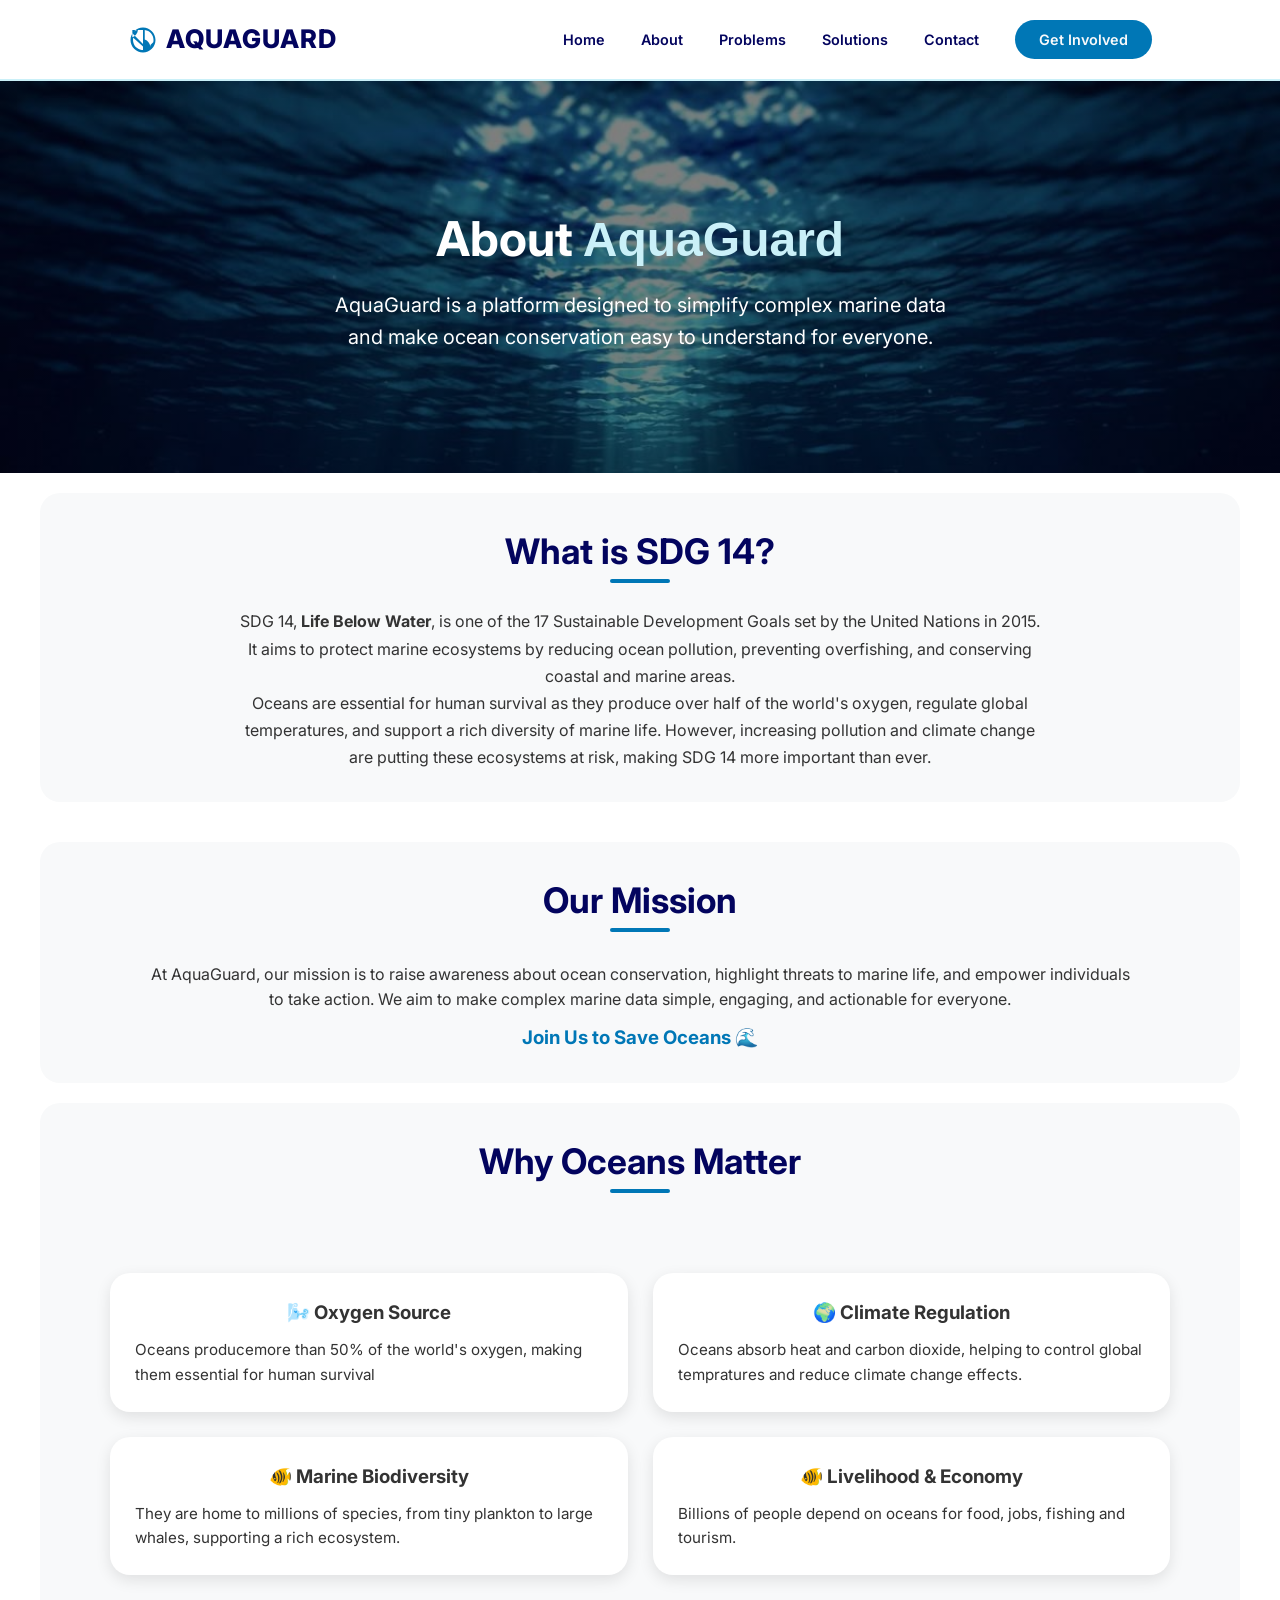
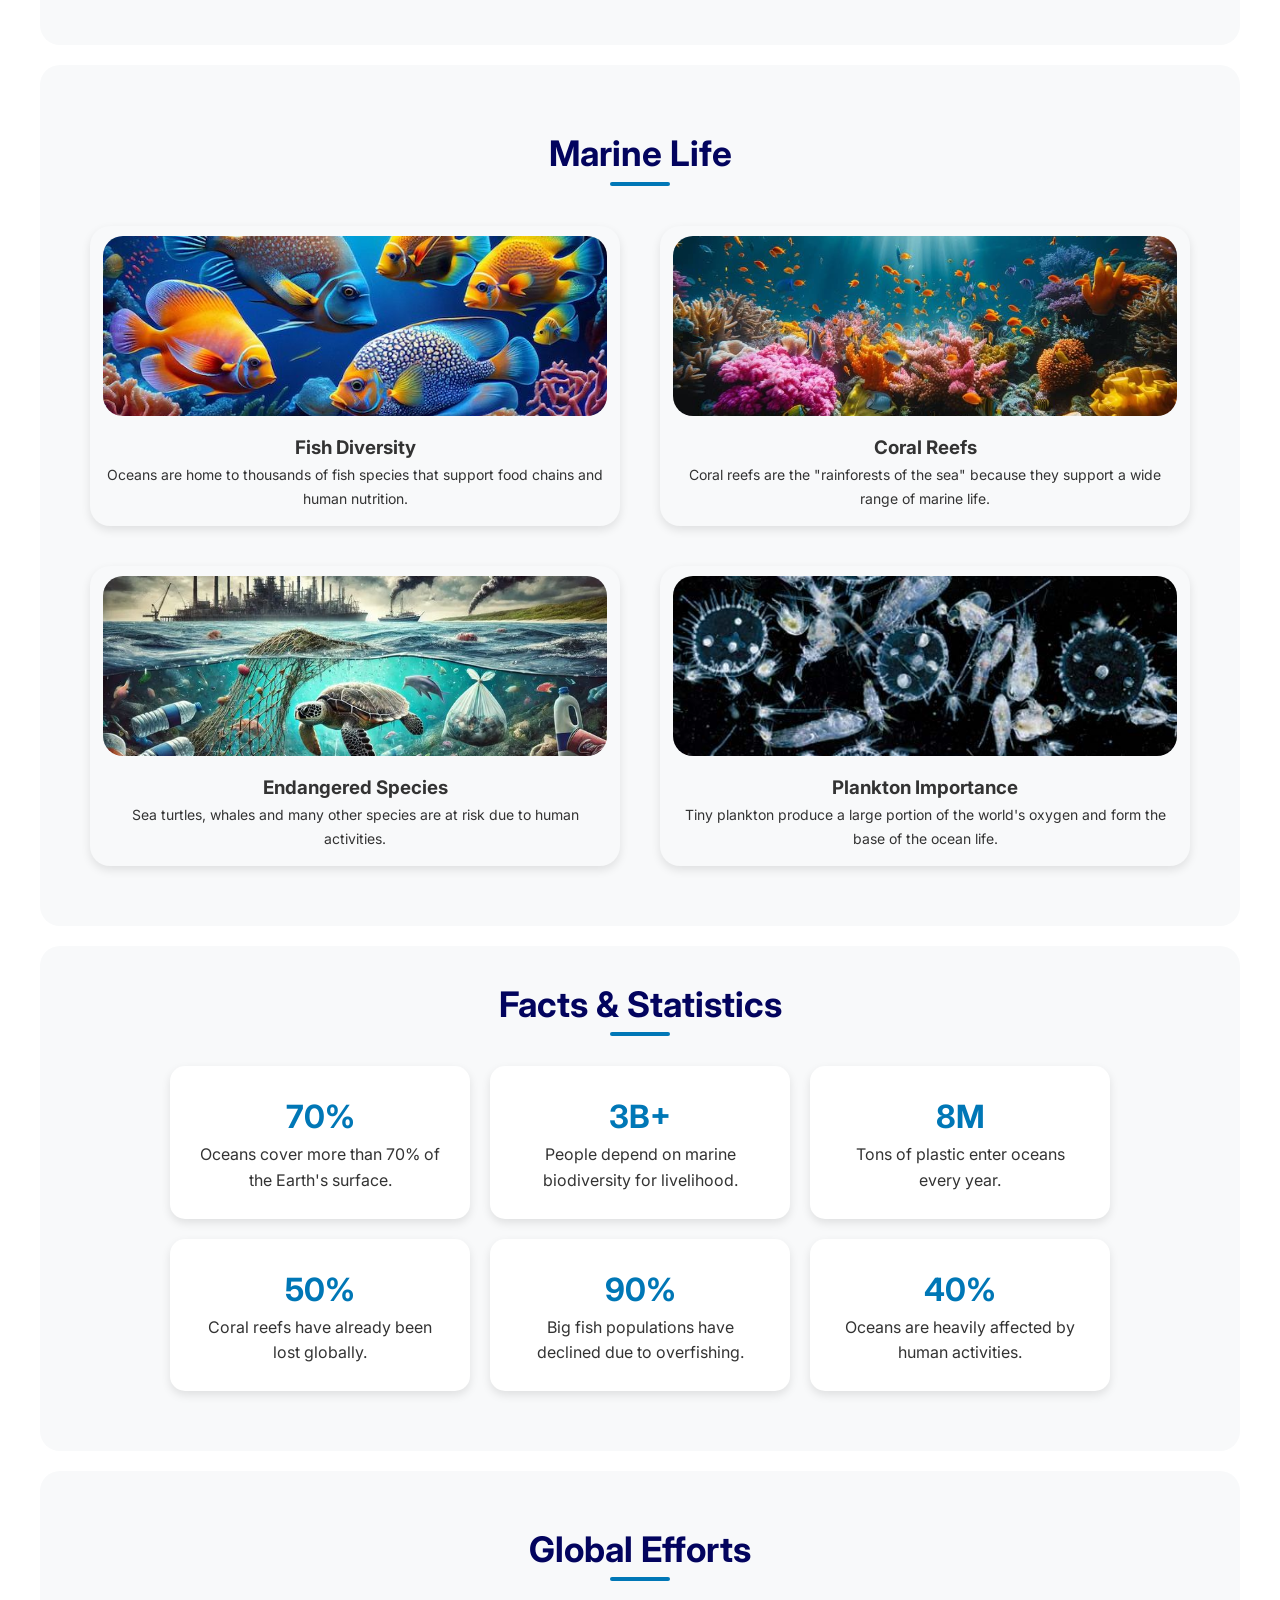
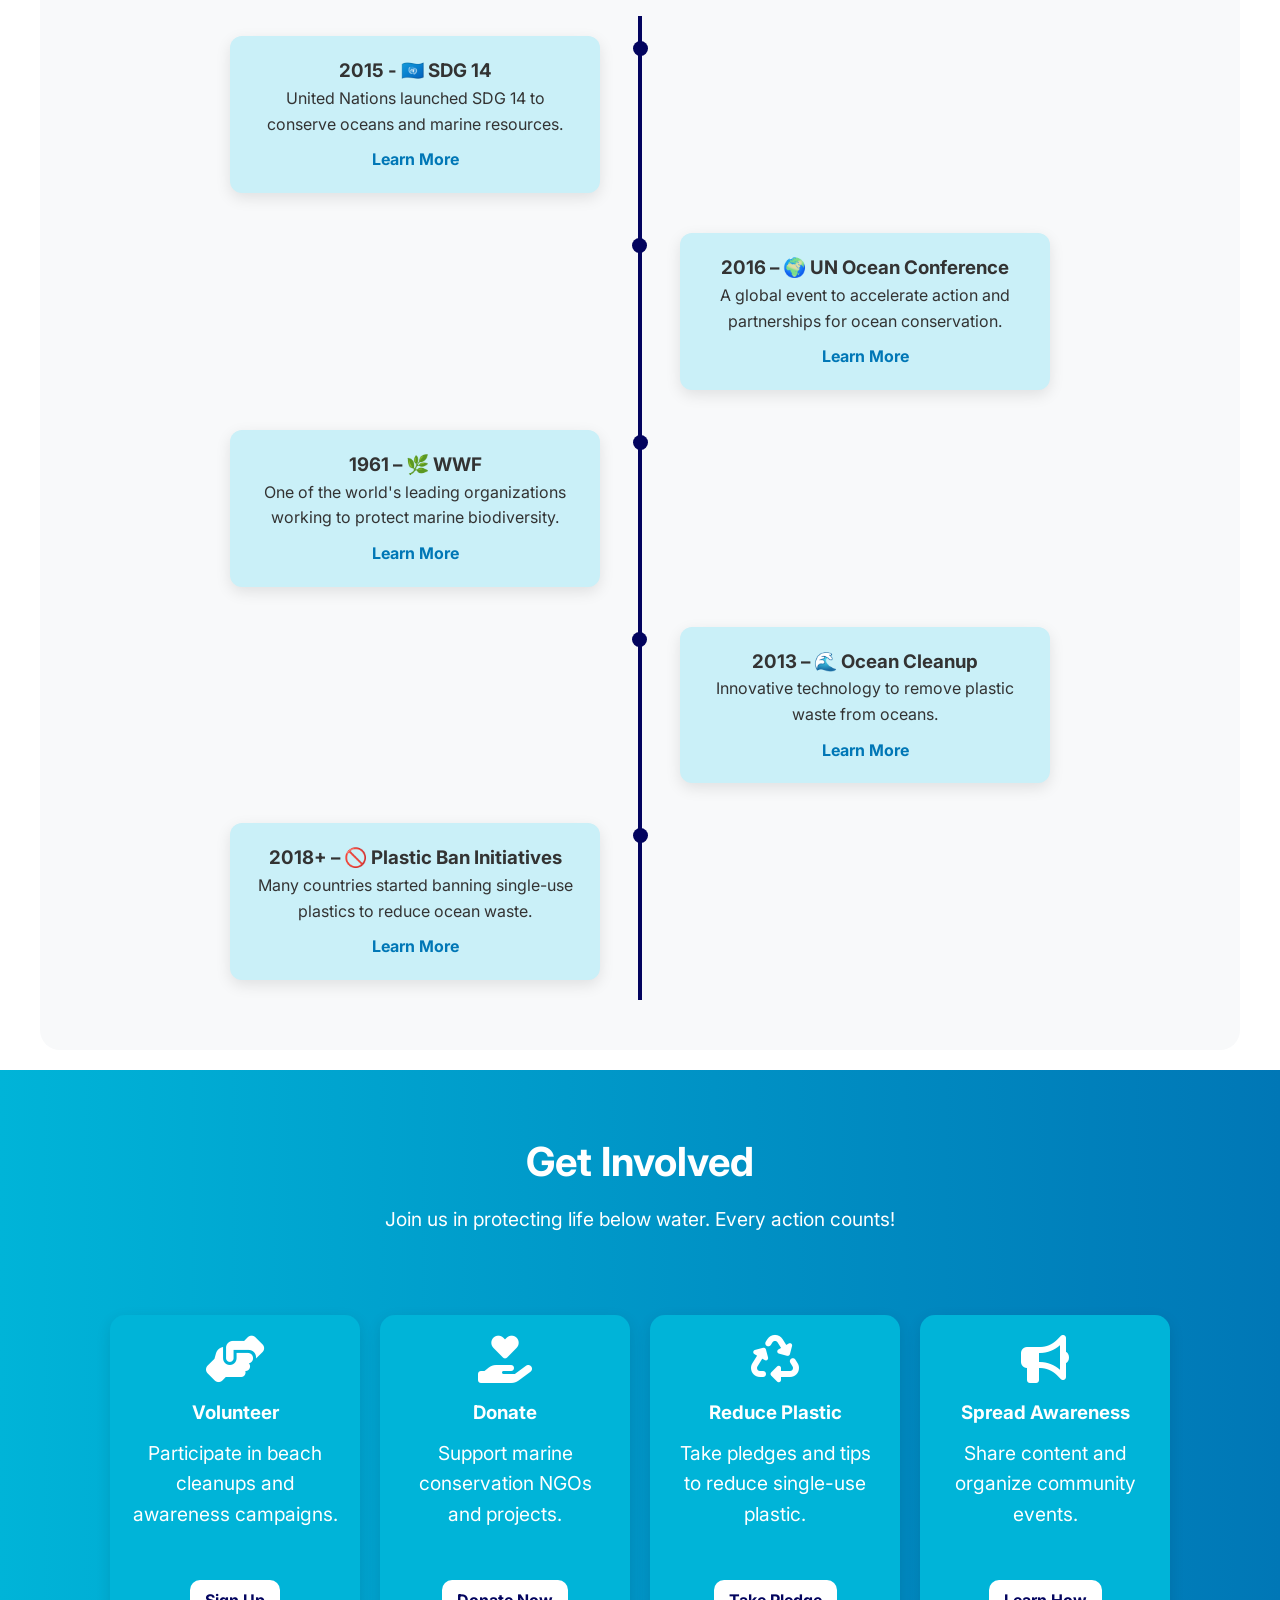
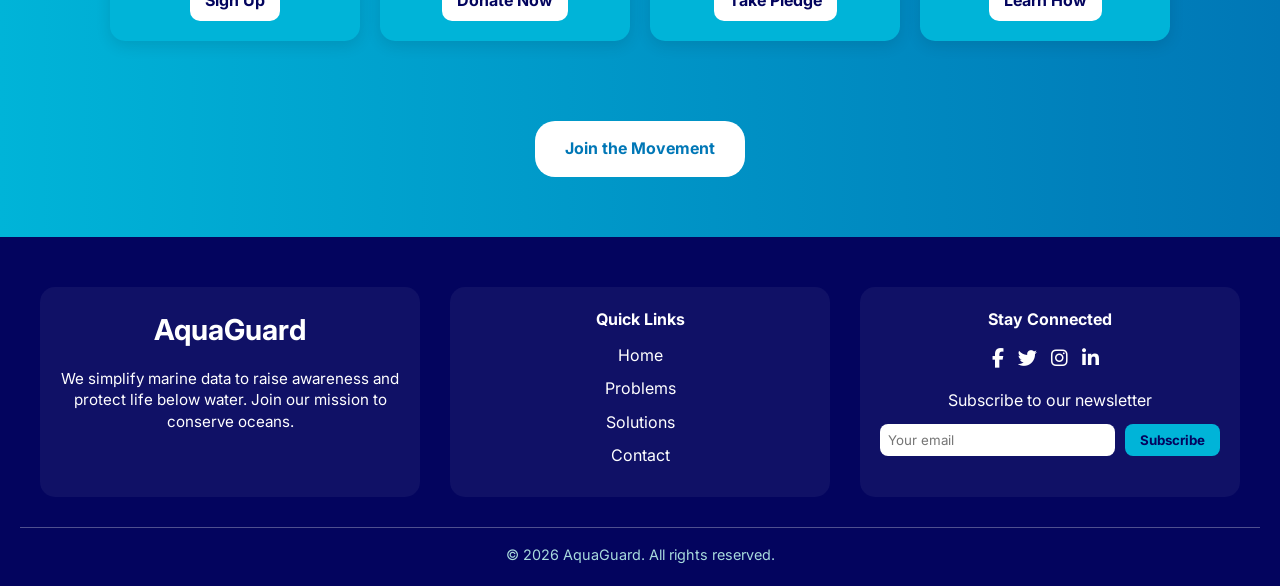
<file: about.html>
<!DOCTYPE html>
<html lang="en">

<head>
    <meta charset="UTF-8">
    <meta name="viewport" content="width=device-width, initial-scale=1.0">
    <title>About SDG 14 | Life Below Water</title>
    <link href="https://fonts.googleapis.com/css2?family=Poppins:wght@300;400;600&display=swap" rel="stylesheet">
    <link rel="stylesheet" href="style.css">
    <link rel="stylesheet" href="https://cdnjs.cloudflare.com/ajax/libs/font-awesome/6.4.0/css/all.min.css">
    <style>
        header {
            background: linear-gradient(rgba(0, 0, 0, 0.5), rgba(0, 0, 0, 0.5)), url('images/sea.jpg');
            background-size: cover;
            color: white;
            text-align: center;
            padding: 120px 20px;
        }

        header {
            max-height: 400px;

        }

        header h1 {
            font-size: 3rem;
            margin-bottom: 10px;
        }

        header p {
            font-size: 20px;
            text-align: center;
        }

        header h1 span {
            font-family: Verdana, Geneva, Tahoma, sans-serif;
            color: var(--accent);
        }

        .SDG h2 {
            text-align: center;
            font-size: 2.2rem;
            color: var(--dark);
       }

        .section p {
            text-align: center;
            max-width: 800px;
            margin: auto;
            line-height: 1.7;
        }

        .SDG {
            background: var(--light);
            margin: 20px auto;
            max-width: 1200px;
            padding: 30px;
            border-radius: 20px;
        }

        .cards {
            display: grid;
            grid-template-columns: repeat(2, minmax(250px, 1fr));
            gap: 25px;
            margin-top: 40px;
            padding: 40px;
        }

        .card {
            background: white;
            padding: 25px;
            border-radius: 20px;
            box-shadow: 0 5px 15px rgba(0, 0, 0, 0.1);
            transition: 0.3s;
        }

        .card:hover {
            transform: translateY(-10px);
        }

        .card h3 {
            text-align: center;
            margin-bottom: 10px;
        }

        .marine-life {

            border-radius: 20px;
            text-align: center;
            padding: 60px 20px;
            /* background: var(--accent); */
        }

        .image-grid {
            display: grid;
            grid-template-columns: repeat(2, 1fr);
            max-width: 1100px;
            gap: 40px;
            margin: 0 auto;
            margin-top: 40px;
        }

        .image-card {
            background: var(--light);
            border-radius: 20px;
            overflow: hidden;
            /* max-width: 500px; */
            box-shadow: 0 4px 10px rgba(0, 0, 0, 0.1);
            transition: 0.3s all;
        }

        .image-card img {
            width: 95%;
            height: 180px;
            object-fit: cover;
            margin: 10px auto;
            border-radius: 20px;
        }

        .image-card p {
            padding: 0 15px 15px;
            font-size: 14px;
        }

        .image-card:hover {
            transform: translateY(-8px);
            box-shadow: px 8px 20px rgba(0, 119, 182, 0.2);
        }

        .stats {
            display: grid;
            grid-template-columns: repeat(3, 1fr);
            gap: 20px;
            text-align: center;
            max-width: 1000px;
            margin: 30px 100px;
        }

        .stat {
            background: white;
            padding: 25px;
            border-radius: 15px;
            box-shadow: 0 4px 10px rgba(0, 0, 0, 0.1);
        }

        .stat h3 {
            color: #0077b6;
            font-size: 2rem;
            margin: 0;
        }

        .timeline {
            padding: 50px 20px;
            border-radius: 20px; 
        }
        .timeline-container {
            position: relative;
            max-width: 900px;
            margin: auto;
        }

        /* Center Line */
        .timeline-container::after {
            content: '';
            position: absolute;
            width: 4px;
            background: var(--dark);
            top: 0;
            bottom: 0;
            left: 50%;
            margin-left: -2px;
        }

        /* Items */
        .timeline-item {
            padding: 20px 40px;
            position: relative;
            width: 50%;
        }

        .timeline-item .content {
            background: var(--accent);
            padding: 20px;
            border-radius: 12px;
            box-shadow: 0 5px 15px rgba(0, 0, 0, 0.1);
        }

        /* Left side */
        .timeline-item.left {
            left: 0;
            text-align: center;
        }

        /* Right side */
        .timeline-item.right {
            left: 50%;
            text-align: center;
        }

        /* Dots */
        .timeline-item::after {
            content: '';
            position: absolute;
            width: 15px;
            height: 15px;
            right: -8px;
            background: var(--dark);
            border-radius: 50%;
            top: 25px;
        }

        .timeline-item.right::after {
            left: -8px;
        }

        /* Links */
        .timeline a {
            display: inline-block;
            margin-top: 10px;
            color: #0077b6;
            text-decoration: none;
            font-weight: bold;
           
        }

        .timeline a:hover {
            text-decoration: underline;
        }

        .cta {
            text-align: center;
            width: 1200px;
            border-radius: 20px;
            margin-top: 40px;
        }
        .cta p{
            padding-bottom: 10px;
        }
        .cta h3{
            color: var(--primary);
        }
        /* Get Involved Section */
#get-involved {
  padding: 60px 0;
  background: linear-gradient(to right, #00b4d8, #0077b6);
  color: white;
  text-align: center;
 
  font-family: Arial, sans-serif;
}

#get-involved h2 {
  font-size: 2.5rem;
  margin-bottom: 10px;
}

#get-involved p {
  font-size: 1.2rem;
  margin-bottom: 40px;
}

/* Cards container */
.container .cards {
  display: flex;
  flex-wrap: wrap;
  justify-content: center;
  gap: 20px;
}

/* Card style */
.container .card {
  background: #00b4d8;
  padding: 20px;
  border-radius: 15px;
  width: 250px;
  transition: transform 0.3s, box-shadow 0.3s;
}

.card img {
  width: 60px;
  margin-bottom: 15px;
}

.card h3 {
  margin-bottom: 10px;
}

.card p {
  font-size: 0.95rem;
}

/* Button inside cards */
.card .btn {
  display: inline-block;
  margin-top: 10px;
  color: #03045e;
  background: white;
  padding: 8px 15px;
  border-radius: 10px;
  text-decoration: none;
  font-weight: bold;
}

/* Hover effect */
.card:hover {
  transform: translateY(-10px);
  box-shadow: 0 10px 20px rgba(0,0,0,0.2);
}

/* Main Call-to-action button */
.main-btn {
  margin-top: 40px;
  display: inline-block;
  background: white;
  color: #0077b6;
  padding: 15px 30px;
  border-radius: 20px;
  font-weight: bold;
  text-decoration: none;
  transition: 0.3s;
}

.main-btn:hover {
  background: #e0e0e0;
}

/* Responsive */
@media(max-width:768px){
  .cards {
    flex-direction: column;
    align-items: center;
  }
}
      
    </style>

</head>

<body>
    <nav>
        <div class="logo">
            <svg viewBox="0 0 24 24" xmlns="http://www.w3.org/2000/svg">
                <path
                    d="M12 2C6.48 2 2 6.48 2 12s4.48 10 10 10 10-4.48 10-10S17.52 2 12 2zm-1 17.93c-3.95-.49-7-3.85-7-7.93 0-.62.08-1.21.21-1.79L12 17.17V19.93zm6.93-2.52c-.41-2.71-2.1-4.99-4.52-5.76V4.07c3.95.49 7 3.85 7 7.93 0 .62-.08 1.21-.21 1.79l-2.27 2.27zM12 4.07V15.17l-8.72-8.72C4.34 5.37 6.09 4.24 8 4.07c-.41 2.71-2.1 4.99-4.52 5.76V4.07z" />
            </svg>
            AquaGuard
        </div>
        <div class="nav-links">
            <a href="index.html">Home</a>
            <a href="about.html" id="active">About</a>
            <a href="problems.html">Problems</a>
            <a href="solution.html">Solutions</a>
            <a href="contact.html">Contact</a>
            <a href="involve.html" class="btn-join" style="color: var(--light);">Get Involved</a>
        </div>
    </nav>
    <header>
        <h1>About <span>AquaGuard</span></h1>
        <p>AquaGuard is a platform designed to simplify complex marine data <br> and make ocean conservation easy to understand for everyone.</p>
    </header>
    <div class="section section-header SDG">
        <h2>What is SDG 14?</h2>
        <div style="margin-bottom: 25px;"></div>
        <p>SDG 14, <b>Life Below Water</b>, is one of the 17 Sustainable Development Goals set by the United Nations in
            2015. It aims to protect marine ecosystems by reducing ocean pollution, preventing overfishing, and
            conserving coastal and marine areas. <br>
            Oceans are essential for human survival as they produce over half of the world's oxygen, regulate global
            temperatures, and support a rich diversity of marine life. However, increasing pollution and climate change
            are putting these ecosystems at risk, making SDG 14 more important than ever.</p>
    </div>

    <div class="SDG cta">
                <h2>Our Mission</h2>
                <div style="width: 60px; height: 4px; background: var(--primary); margin: 0 auto; border-radius: 20px;margin-bottom: 30px;"></div>
                <p>At AquaGuard, our mission is to raise awareness about ocean conservation, highlight threats to marine life, and empower individuals <br> to take action. We aim to make complex marine data simple, engaging, and actionable for everyone.
                </p>
                <h3>Join Us to Save Oceans 🌊</h3>
          
        </div>

    <div class="SDG">
        <h2>Why Oceans Matter</h2>
        <div style="width: 60px; height: 4px; background: var(--primary); margin: 0 auto; border-radius: 20px;"></div>
        <div class="cards">
            <div class="card">
                <h3>🌬️ Oxygen Source</h3>
                <p>Oceans producemore than 50% of the world's oxygen, making them essential for human survival</p>
            </div>
            <div class="card">
                <h3>🌍 Climate Regulation</h3>
                <p>Oceans absorb heat and carbon dioxide, helping to control global tempratures and reduce climate
                    change effects.</p>
            </div>
            <div class="card">
                <h3>🐠 Marine Biodiversity</h3>
                <p>They are home to millions of species, from tiny plankton to large whales, supporting a rich
                    ecosystem.</p>
            </div>
            <div class="card">
                <h3>🐠 Livelihood & Economy</h3>
                <p>Billions of people depend on oceans for food, jobs, fishing and tourism.</p>
            </div>
        </div>
    </div>
        <div class="SDG section marine-life">
            <h2>Marine Life</h2>
            <div
                style="width: 60px; height: 4px; background: var(--primary); margin: 0 auto; border-radius: 20px; margin-bottom: 25px;">
            </div>
            <div class="image-grid">
                <div class="image-card">
                    <img src="images/marine_life1.jpg">
                    <h3>Fish Diversity</h3>
                    <p>Oceans are home to thousands of fish species that support food chains and human nutrition.</p>
                </div>
                <div class="image-card">
                    <img src="images/coral.jpg">
                    <h3 class="overlay">Coral Reefs</h3>
                    <p>Coral reefs are the "rainforests of the sea" because they support a wide range of marine life.
                    </p>
                </div>
                <div class="image-card">
                    <img src="images/endangered.jpg">
                    <h3 class="overlay">Endangered Species</h3>
                    <p>Sea turtles, whales and many other species are at risk due to human activities.</p>
                </div>
                <div class="image-card">
                    <img src="images/planktons.jpg">
                    <h3 class="overlay">Plankton Importance</h3>
                    <p>Tiny plankton produce a large portion of the world's oxygen and form the base of the ocean life.
                    </p>
                </div>
            </div>
        </div>

          
        <div class="SDG">
            <h2>Facts & Statistics</h2>
            <div
                style="width: 60px; height: 4px; background: var(--primary); margin: 0 auto; border-radius: 20px; margin-bottom: 25px;">
            </div>
            <div class="stats">
                <div class="stat">
                    <h3>70%</h3>
                    <p>Oceans cover more than 70% of the Earth's surface.</p>
                </div>
                <div class="stat">
                    <h3>3B+</h3>
                    <p>People depend on marine biodiversity for livelihood.</p>
                </div>
                <div class="stat">
                    <h3>8M</h3>
                    <p>Tons of plastic enter oceans every year.</p>
                </div>
                <div class="stat">
                    <h3>50%</h3>
                    <p>Coral reefs have already been lost globally.</p>
                </div>
                <div class="stat">
                    <h3>90%</h3>
                    <p>Big fish populations have declined due to overfishing.</p>
                </div>
                <div class="stat">
                    <h3>40%</h3>
                    <p>Oceans are heavily affected by human activities.</p>
                </div>
            </div>
        </div>

        <section class="SDG timeline">
            <h2>Global Efforts</h2>
             <div
                style="width: 60px; height: 4px; background: var(--primary); margin: 0 auto; border-radius: 20px; margin-bottom: 35px;">
            </div>
            <div class="timeline-container">
                <div class="timeline-item left">
                    <div class="content">
                        <h3>2015 - 🇺🇳 SDG 14</h3>
                        <p>United Nations launched SDG 14 to conserve oceans and marine resources.</p>
                        <a href="https://sdgs.un.org/goals/goal14" target="_blank">Learn More</a>
                    </div>
                </div>
                <div class="timeline-item right">
                    <div class="content">
                        <h3>2016 – 🌍 UN Ocean Conference</h3>
                        <p>A global event to accelerate action and partnerships for ocean conservation.</p>
                        <a href="https://www.un.org/en/conferences/ocean" target="_blank">Learn More</a>
                    </div>
                </div>
                <div class="timeline-item left">
                    <div class="content">
                        <h3>1961 – 🌿 WWF</h3>
                        <p>One of the world's leading organizations working to protect marine biodiversity.</p>
                        <a href="https://www.worldwildlife.org" target="_blank">Learn More</a>
                    </div>
                </div>
                <div class="timeline-item right">
                    <div class="content">
                        <h3>2013 – 🌊 Ocean Cleanup</h3>
                        <p>Innovative technology to remove plastic waste from oceans.</p>
                        <a href="https://theoceancleanup.com" target="_blank">Learn More</a>
                    </div>
                </div>
                <div class="timeline-item left">
                    <div class="content">
                        <h3>2018+ – 🚫 Plastic Ban Initiatives</h3>
                        <p>Many countries started banning single-use plastics to reduce ocean waste.</p>
                        <a href="https://www.unep.org/plastic-pollution" target="_blank">Learn More</a>
                    </div>
                </div>
            </div>
        </section>

        <!-- Get Involved Section -->
<section id="get-involved">
  <div class="container">
    <h2>Get Involved</h2>
    <p>Join us in protecting life below water. Every action counts!</p>
    
    <div class="cards">
      <!-- Volunteer Card -->
      <div class="card">
       <i class="fas fa-hands-helping fa-3x" style="margin-bottom:15px;"></i>
        <h3>Volunteer</h3>
        <p>Participate in beach cleanups and awareness campaigns.</p>
        <a href="#contact" class="btn">Sign Up</a>
      </div>

      <!-- Donate Card -->
      <div class="card">
       <i class="fas fa-hand-holding-heart fa-3x" style="margin-bottom:15px;"></i>
        <h3>Donate</h3>
        <p>Support marine conservation NGOs and projects.</p>
        <a href="#" class="btn">Donate Now</a>
      </div>

      <!-- Reduce Plastic Card -->
      <div class="card">
       <i class="fas fa-recycle fa-3x" style="margin-bottom:15px;"></i>
        <h3>Reduce Plastic</h3>
        <p>Take pledges and tips to reduce single-use plastic.</p>
        <a href="#" class="btn">Take Pledge</a>
      </div>

      <!-- Spread Awareness Card -->
      <div class="card">
       <i class="fas fa-bullhorn fa-3x" style="margin-bottom:15px;"></i>
        <h3>Spread Awareness</h3>
        <p>Share content and organize community events.</p>
        <a href="#" class="btn">Learn How</a>
      </div>
    </div>

    <a href="#contact" class="main-btn">Join the Movement</a>
  </div>
</section>

<!-- Footer -->
 <footer id="footer-two-columns" style="margin: 0;">
    <div class="footer-container">

      <div class="footer-card about-card">
        <h3>AquaGuard</h3>
        <p>We simplify marine data to raise awareness and protect life below water. Join our mission to conserve oceans.
        </p>
      </div>

      <div class="footer-card links-card">
        <h4>Quick Links</h4>
        <div class="links-columns">
          <ul>
            <li><a href="index.html">Home</a></li>
            <li><a href="#problems">Problems</a></li>
            <li><a href="#solutions">Solutions</a></li>
           
            <li><a href="#contact">Contact</a></li>
          </ul>
        </div>
      </div>
      <div class="footer-card social-card">
        <h4>Stay Connected</h4>
        <div class="social-icons">
          <a href="#"><i class="fab fa-facebook-f"></i></a>
          <a href="#"><i class="fab fa-twitter"></i></a>
          <a href="#"><i class="fab fa-instagram"></i></a>
          <a href="#"><i class="fab fa-linkedin-in"></i></a>
        </div>
        <p>Subscribe to our newsletter</p>
        <form>
          <input type="email" placeholder="Your email" required>
          <button type="submit">Subscribe</button>
        </form>
      </div>

    </div>

    <!-- Footer Bottom -->
    <div class="footer-bottom">
      <p>&copy; 2026 AquaGuard. All rights reserved.</p>
    </div>
  </footer>

</body>

</html>
</file>
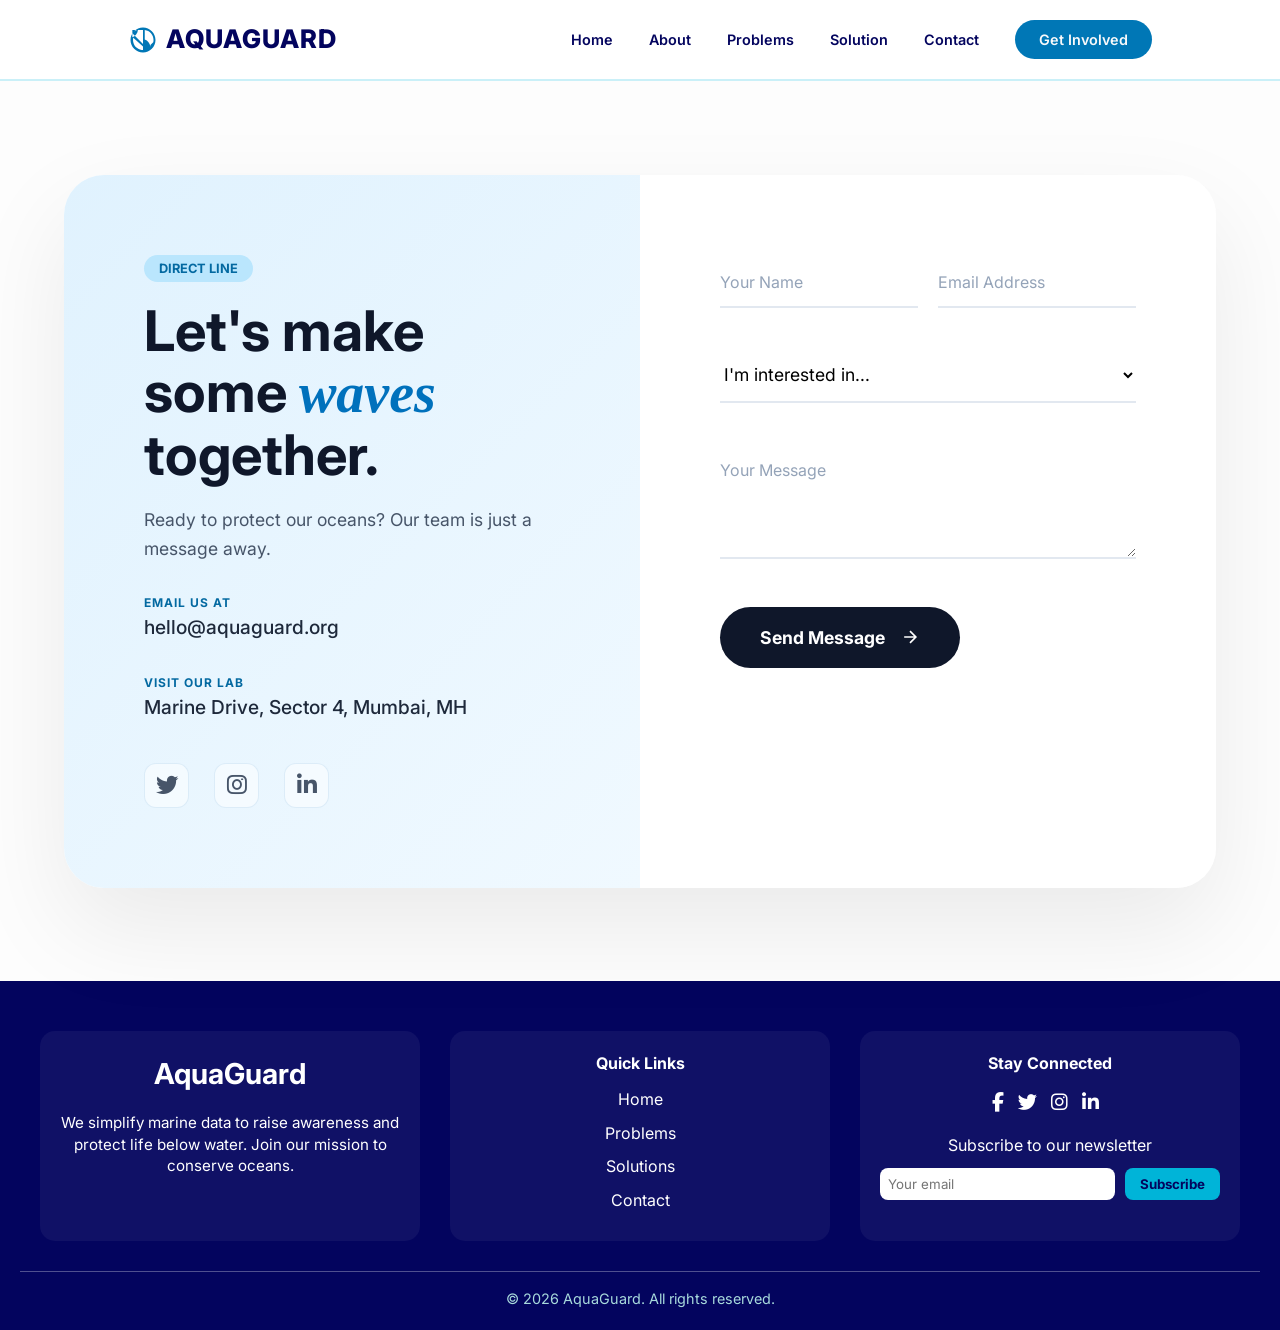
<file: contact.html>
<!DOCTYPE html>
<html lang="en">

<head>
    <meta charset="UTF-8">
    <meta name="viewport" content="width=device-width, initial-scale=1.0">
    <title>AquaGuard | Contact</title>
    <link rel="stylesheet" href="style.css">
    <link href="https://fonts.googleapis.com/css2?family=Poppins:wght@300;400;600&display=swap" rel="stylesheet">
    <link rel="stylesheet" href="https://cdnjs.cloudflare.com/ajax/libs/font-awesome/6.4.0/css/all.min.css">
    <style>
        .split-contact {
            min-height: 100vh;
            display: flex;
            align-items: center;
            justify-content: center;
            background: #fdfdfd;
            padding: 60px 5%;
        }

        .contact-container {
            display: grid;
            grid-template-columns: 1fr 1fr;
            width: 100%;
            max-width: 1200px;
            background: #fff;
            border-radius: 40px;
            box-shadow: 0 40px 100px rgba(0, 0, 0, 0.08);
            overflow: hidden;
        }

        /* --- Left Side (Dark/Visual) --- */
        .contact-visual {
            background: linear-gradient(135deg, #e0f2fe 0%, #f0f9ff 100%);
            /* Deep Navy */
            color: #0f172a;
            padding: 80px;
            position: relative;
            overflow: hidden;
            display: flex;
            flex-direction: column;
            justify-content: center;
        }

        .contact-visual .badge {
            background: #bae6fd;
            color: #0369a1;
            padding: 6px 15px;
            border-radius: 50px;
            font-size: 0.8rem;
            font-weight: 700;
            text-transform: uppercase;
        }

        .contact-visual h1 {
            font-size: 3.5rem;
            line-height: 1.1;
            margin: 20px 0;
            color: #0f172a;
        }

        .contact-visual h1 span {
            color: #0071bc;
            font-style: italic;
            font-family: 'Playfair Display', serif;
            /* Optional: adds a classy touch */
        }

        .contact-visual p {
            color: #475569;
            font-size: 1.1rem;
            line-height: 1.6;
        }

        .detail-item {
            margin-top: 30px;
        }

        .detail-item small {
            display: block;
            color: #0369a1;
            text-transform: uppercase;
            letter-spacing: 1px;
            font-weight: 700;
            font-size: 0.75rem;
        }

        .detail-item a,
        .detail-item address {
            font-size: 1.2rem;
            color: #1e293b;
            text-decoration: none;
            font-style: normal;
            font-weight: 500;
        }

        .detail-item a:hover {
            color: #0071bc;
            text-decoration: underline;
        }
        .visual-content {
            position: relative;
            z-index: 1;
        }

        .social-minimal {
            display: flex;
            gap: 25px;
            margin-top: 40px;
            align-items: center;
            z-index: 2;
            position: relative;
        }

        .social-icon-item {
            font-size: 1.4rem;
            color: #475569;
            /* Slate grey color */
            text-decoration: none;
            transition: all 0.4s cubic-bezier(0.175, 0.885, 0.32, 1.275);
            display: flex;
            align-items: center;
            justify-content: center;
            width: 45px;
            height: 45px;
            background: rgba(255, 255, 255, 0.5);
            /* Soft glass look */
            border-radius: 12px;
            border: 1px solid rgba(0, 113, 188, 0.1);
        }

        /* Hover Effects */
        .social-icon-item:hover {
            transform: translateY(-5px);
            background: #ffffff;
            box-shadow: 0 10px 20px rgba(0, 113, 188, 0.1);
            color: #0071bc;
            /* Brand Blue on hover */
            border-color: #0071bc;
        }

        /* Specific Brand Colors on Hover (Optional) */
        .social-icon-item:hover .fa-x-twitter {
            color: #000;
        }

        .social-icon-item:hover .fa-instagram {
            color: #E4405F;
        }

        .social-icon-item:hover .fa-linkedin-in {
            color: #0077B5;
        }

        /* Animation for the icons load */
        .social-minimal a {
            opacity: 0;
            animation: fadeInUp 0.5s ease forwards;
        }

        .social-minimal a:nth-child(1) {
            animation-delay: 0.1s;
        }

        .social-minimal a:nth-child(2) {
            animation-delay: 0.2s;
        }

        .social-minimal a:nth-child(3) {
            animation-delay: 0.3s;
        }

        @keyframes fadeInUp {
            from {
                opacity: 0;
                transform: translateY(10px);
            }

            to {
                opacity: 1;
                transform: translateY(0);
            }
        }

        /* --- Right Side (Form) --- */
        .contact-form-side {
            padding: 80px;
            background: white;
        }

        .input-row {
            display: grid;
            grid-template-columns: 1fr 1fr;
            gap: 20px;
        }

        .input-group {
            position: relative;
            margin-bottom: 40px;
        }

        /* Material Design Style Floating Labels */
        .input-group input,
        .input-group textarea,
        .input-group select {
            width: 100%;
            padding: 15px 0;
            border: none;
            border-bottom: 2px solid #e2e8f0;
            font-size: 1.1rem;
            outline: none;
            background: transparent;
            transition: 0.3s;
        }

        .input-group label {
            position: absolute;
            top: 15px;
            left: 0;
            color: #94a3b8;
            pointer-events: none;
            transition: 0.3s ease all;
        }

        .input-group input:focus~label,
        .input-group input:not(:placeholder-shown)~label,
        .input-group textarea:focus~label,
        .input-group textarea:not(:placeholder-shown)~label {
            top: -15px;
            font-size: 0.85rem;
            color: #0ea5e9;
            font-weight: 700;
        }

        .input-group input:focus,
        .input-group textarea:focus {
            border-bottom-color: #0ea5e9;
        }

        /* Button Styling */
        .floating-btn {
            display: flex;
            align-items: center;
            gap: 15px;
            background: #0f172a;
            color: white;
            padding: 20px 40px;
            border: none;
            border-radius: 50px;
            font-size: 1.1rem;
            font-weight: 700;
            cursor: pointer;
            transition: 0.4s cubic-bezier(0.175, 0.885, 0.32, 1.275);
        }

        .floating-btn:hover {
            transform: scale(1.05);
            background: #0ea5e9;
            box-shadow: 0 20px 40px rgba(14, 165, 233, 0.3);
        }

        /* Responsive */
        @media (max-width: 900px) {
            .contact-container {
                grid-template-columns: 1fr;
            }

            .contact-visual {
                padding: 50px;
            }

            .contact-form-side {
                padding: 50px;
            }
        }
    </style>
</head>

<body>
    <nav>
        <div class="logo">
            <svg viewBox="0 0 24 24" xmlns="http://www.w3.org/2000/svg">
                <path
                    d="M12 2C6.48 2 2 6.48 2 12s4.48 10 10 10 10-4.48 10-10S17.52 2 12 2zm-1 17.93c-3.95-.49-7-3.85-7-7.93 0-.62.08-1.21.21-1.79L12 17.17V19.93zm6.93-2.52c-.41-2.71-2.1-4.99-4.52-5.76V4.07c3.95.49 7 3.85 7 7.93 0 .62-.08 1.21-.21 1.79l-2.27 2.27zM12 4.07V15.17l-8.72-8.72C4.34 5.37 6.09 4.24 8 4.07c-.41 2.71-2.1 4.99-4.52 5.76V4.07z" />
            </svg>
            AquaGuard
        </div>
        <div class="nav-links">
            <a href="index.html">Home</a>
            <a href="about.html">About</a>
            <a href="problems.html"> Problems</a>
            <a href="solution.html">Solution</a>
            <a href="contact.html" id="active">Contact</a>
            <a href="involve.html" class="btn-join" style="color: var(--light);">Get Involved</a>
        </div>
    </nav>

    <!--CONTACT SECTION-->
    <section class="split-contact">
        <div class="contact-container">
            <div class="contact-visual">
                <div class="visual-content">
                    <span class="badge">Direct Line</span>
                    <h1>Let's make some <span>waves</span> together.</h1>
                    <p>Ready to protect our oceans? Our team is just a message away.</p>

                    <div class="contact-details-list">
                        <div class="detail-item">
                            <small>Email us at</small>
                            <a href="mailto:hello@oceanpulse.org">hello@aquaguard.org</a>
                        </div>
                        <div class="detail-item">
                            <small>Visit our lab</small>
                            <address>Marine Drive, Sector 4, Mumbai, MH</address>
                        </div>
                    </div>

                    <div class="social-minimal">
                        <a href="#" title="Twitter" class="social-icon-item">
                            <i class="fa-brands fa-twitter"></i>
                        </a>
                        <a href="#" title="Instagram" class="social-icon-item">
                            <i class="fa-brands fa-instagram"></i>
                        </a>
                        <a href="#" title="LinkedIn" class="social-icon-item">
                            <i class="fa-brands fa-linkedin-in"></i>
                        </a>
                    </div>
                </div>
            </div>

            <div class="contact-form-side">
                <form class="modern-form">
                    <div class="input-row">
                        <div class="input-group">
                            <input type="text" id="name" required placeholder=" ">
                            <label for="name">Your Name</label>
                        </div>
                        <div class="input-group">
                            <input type="email" id="email" required placeholder=" ">
                            <label for="email">Email Address</label>
                        </div>
                    </div>

                    <div class="input-group">
                        <select id="interest">
                            <option value="" disabled selected>I'm interested in...</option>
                            <option>Volunteering</option>
                            <option>Donating</option>
                            <option>Partnership</option>
                        </select>
                    </div>

                    <div class="input-group">
                        <textarea id="message" rows="4" required placeholder=" "></textarea>
                        <label for="message">Your Message</label>
                    </div>

                    <button type="submit" class="floating-btn">
                        Send Message
                        <svg width="20" height="20" viewBox="0 0 24 24" fill="none" stroke="currentColor"
                            stroke-width="2">
                            <path d="M5 12h14M12 5l7 7-7 7" />
                        </svg>
                    </button>
                </form>
            </div>
        </div>
    </section>
    <!-- footer -->
    <footer id="footer-two-columns">
        <div class="footer-container">

            <div class="footer-card about-card">
                <h3>AquaGuard</h3>
                <p>We simplify marine data to raise awareness and protect life below water. Join our mission to conserve
                    oceans.</p>
            </div>

            <div class="footer-card links-card">
                <h4>Quick Links</h4>
                 <div class="links-columns">
          <ul>
            <li><a href="index.html">Home</a></li>
            <li><a href="#problems">Problems</a></li>
            <li><a href="#solutions">Solutions</a></li>
           
            <li><a href="#contact">Contact</a></li>
          </ul>
        </div>
            </div>
            <div class="footer-card social-card">
                <h4>Stay Connected</h4>
                <div class="social-icons">
                    <a href="#"><i class="fab fa-facebook-f"></i></a>
                    <a href="#"><i class="fab fa-twitter"></i></a>
                    <a href="#"><i class="fab fa-instagram"></i></a>
                    <a href="#"><i class="fab fa-linkedin-in"></i></a>
                </div>
                <p>Subscribe to our newsletter</p>
                <form>
                    <input type="email" placeholder="Your email" required>
                    <button type="submit">Subscribe</button>
                </form>
            </div>

        </div>

        <!-- Footer Bottom -->
        <div class="footer-bottom">
            <p>&copy; 2026 AquaGuard. All rights reserved.</p>
        </div>
    </footer>
</body>

</html>
</file>
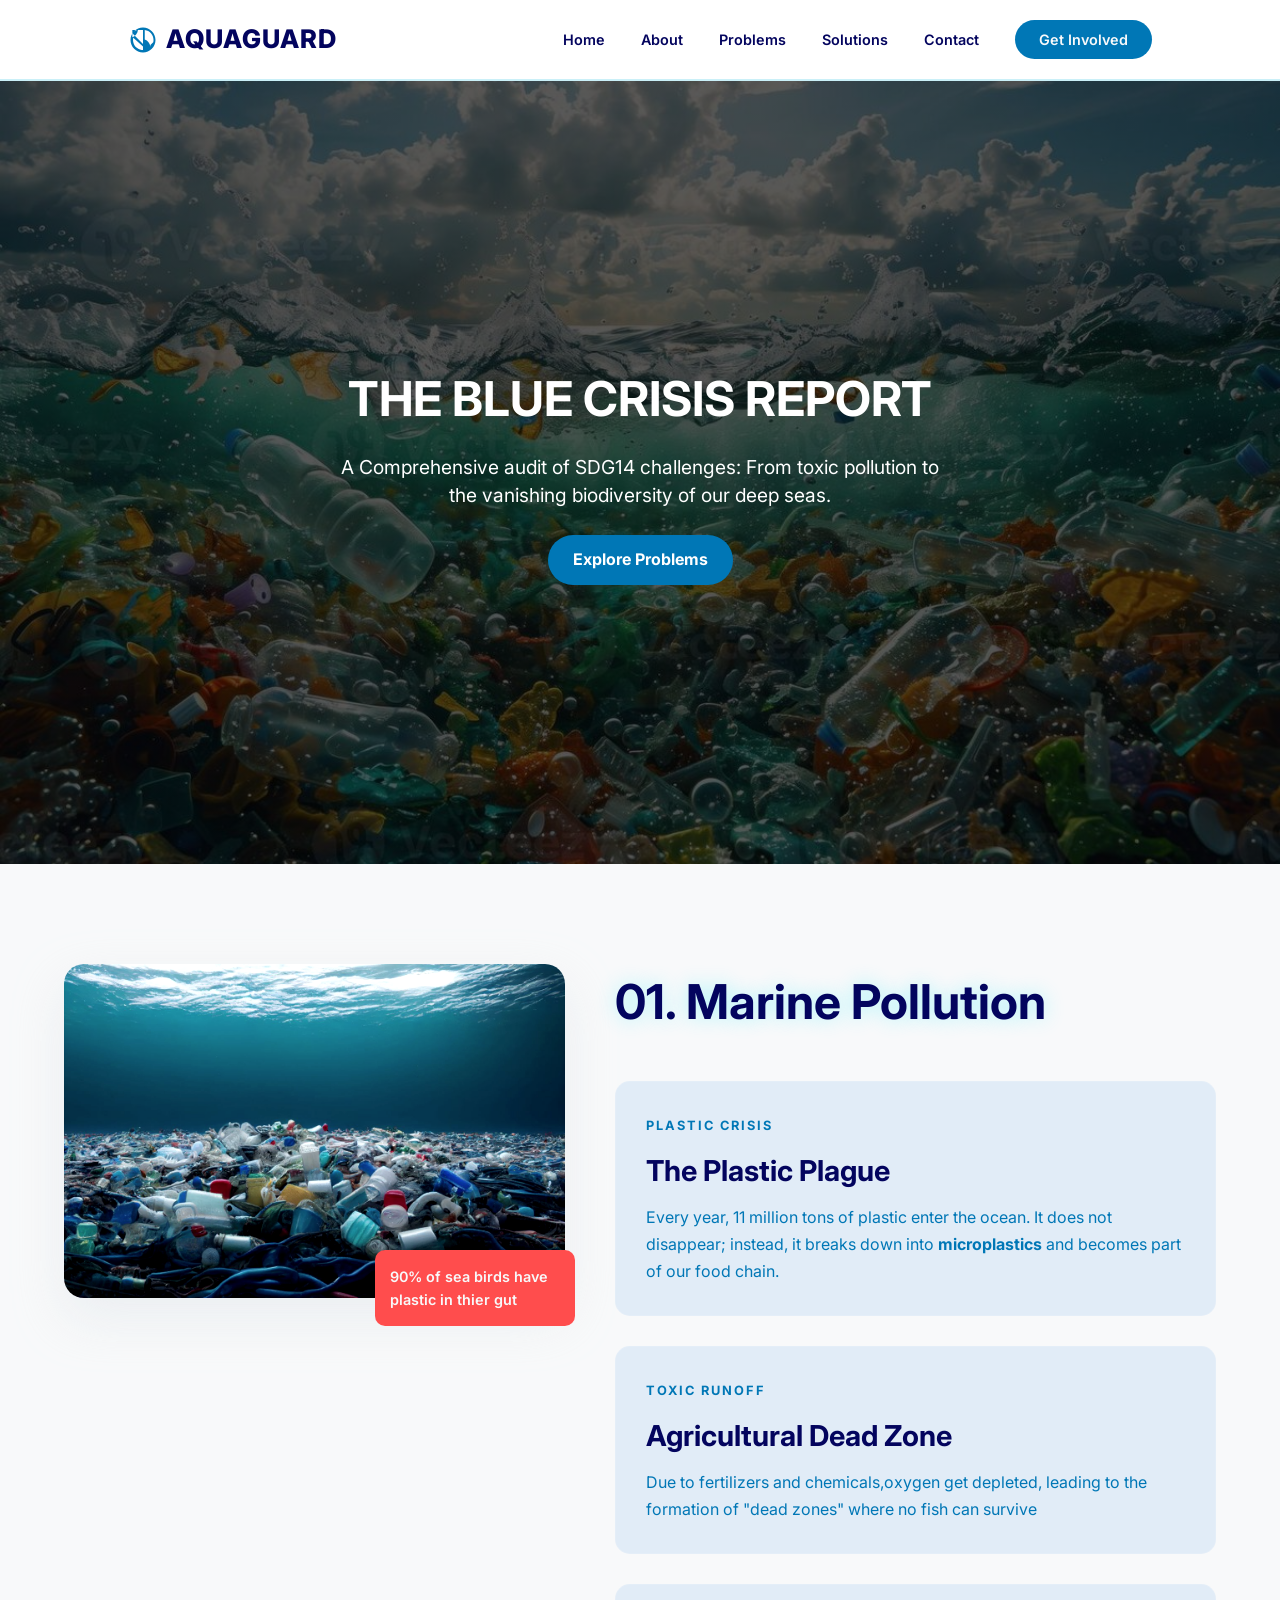
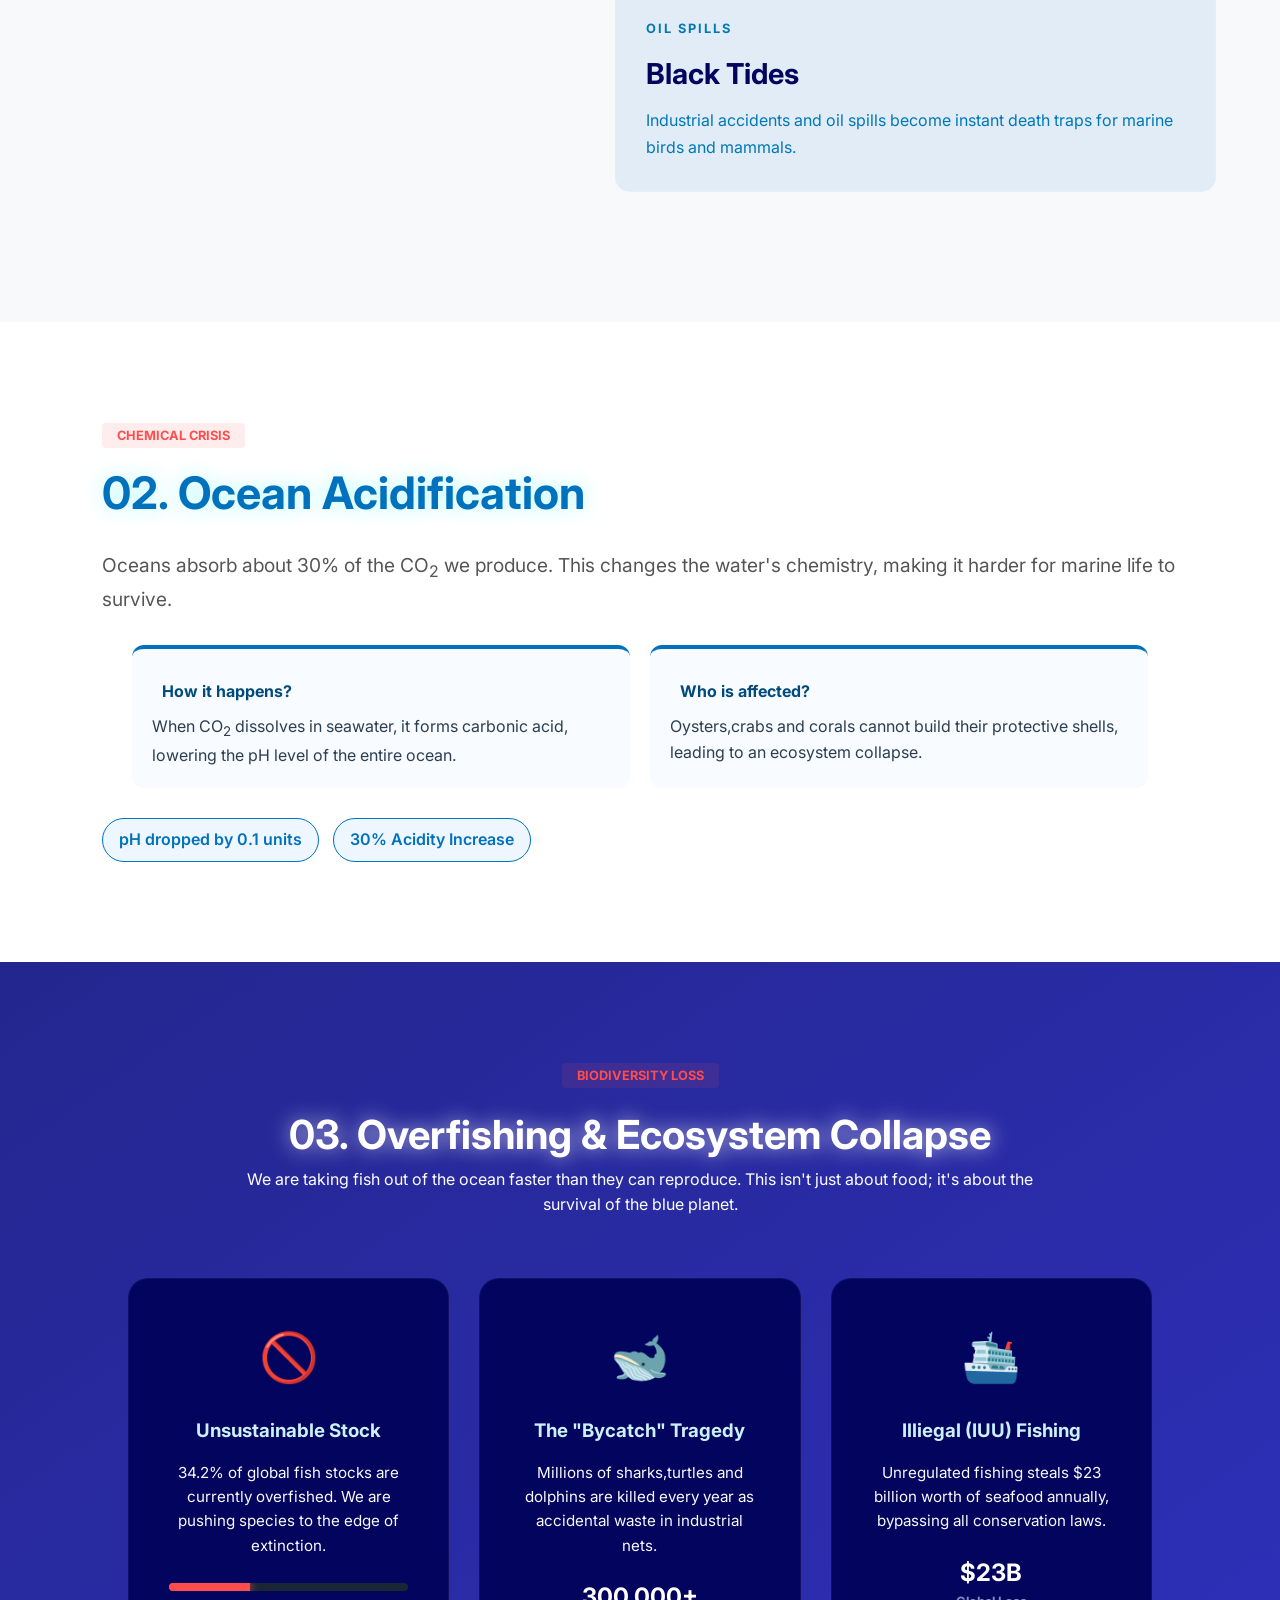
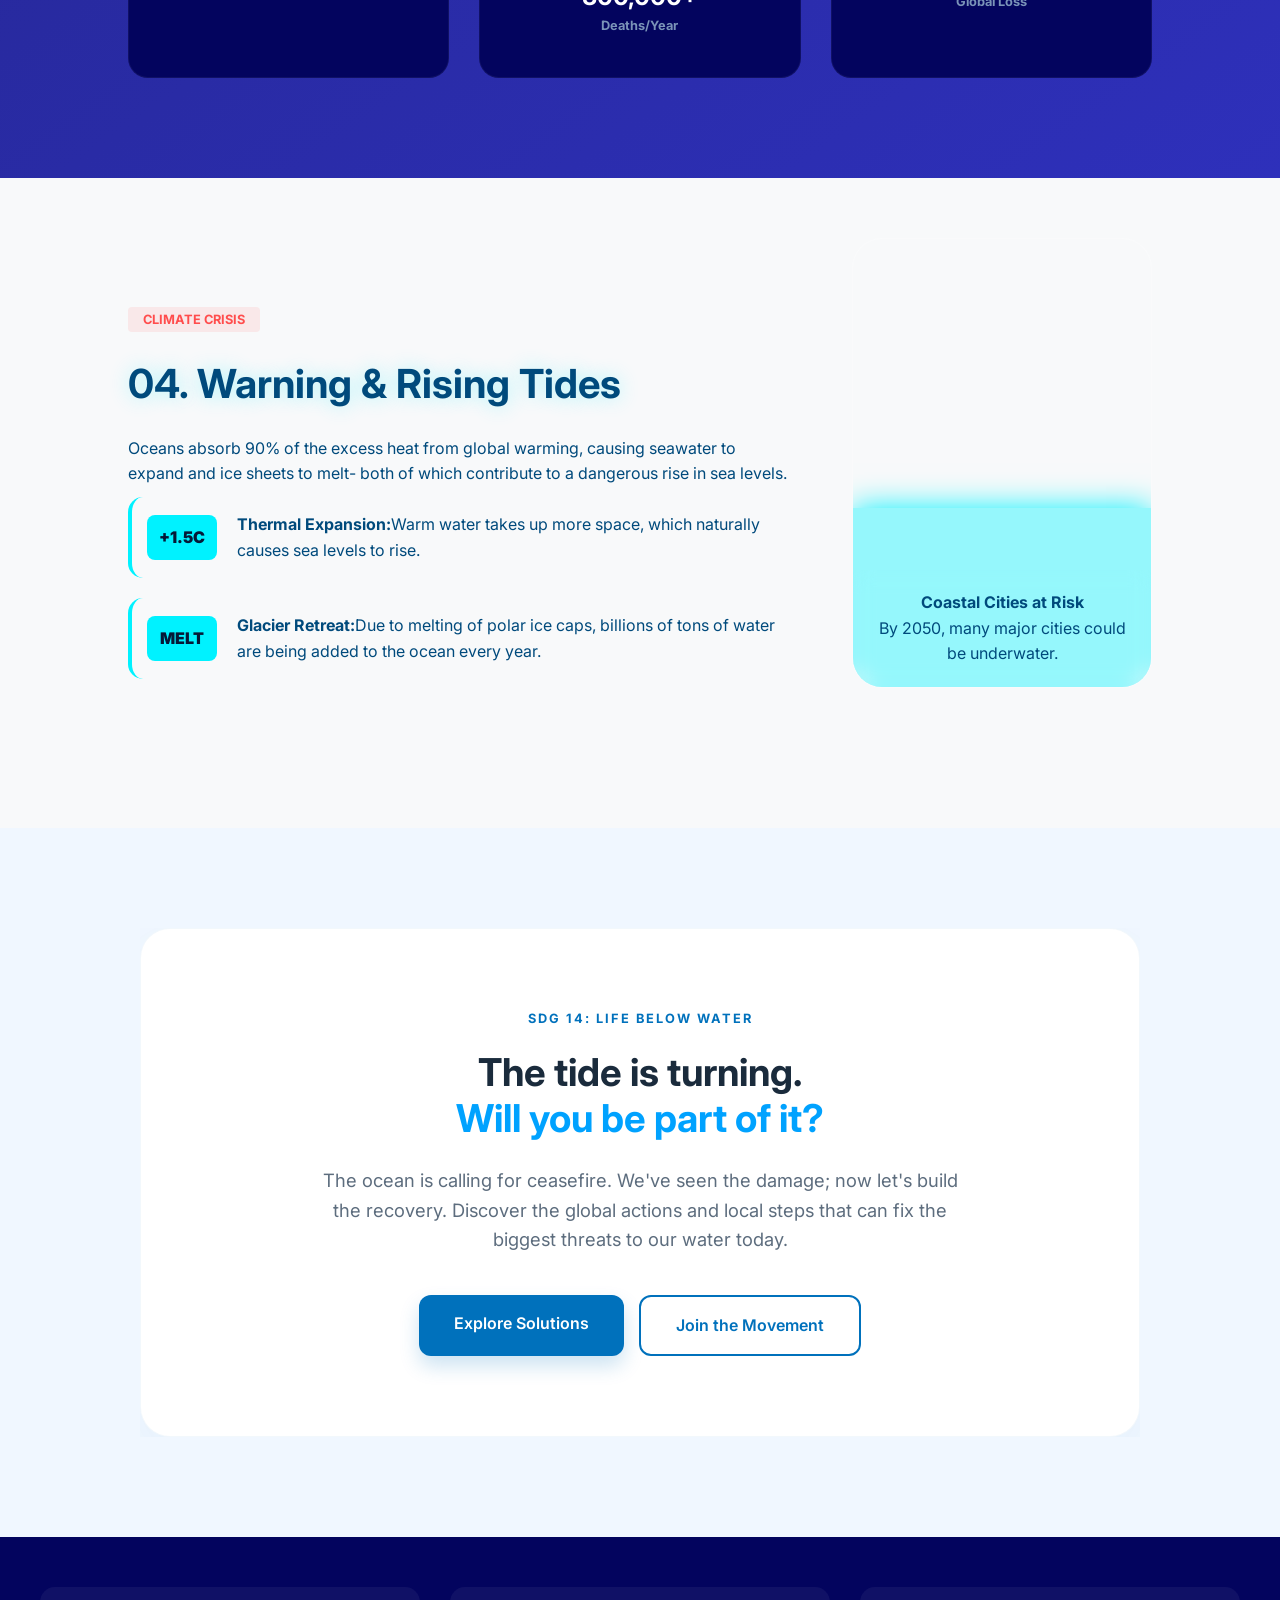
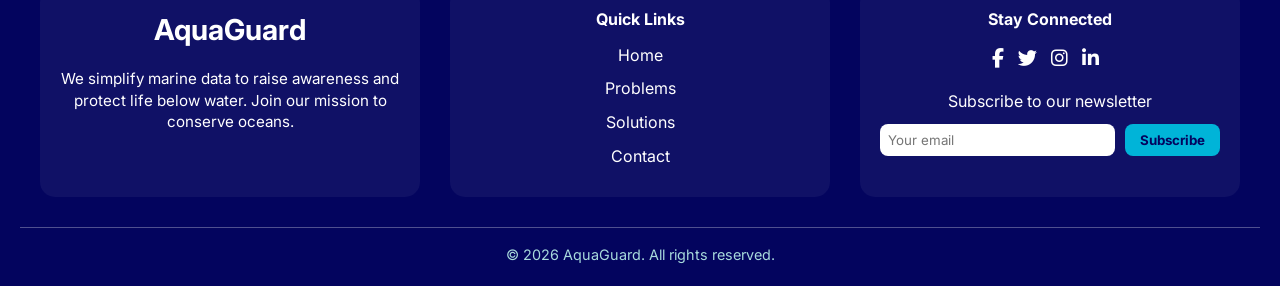
<file: problems.html>
<!DOCTYPE html>
<html lang="en">

<head>
  <meta charset="UTF-8">
  <meta name="viewport" content="width=device-width, initial-scale=1.0">
  <title>Problems</title>
  <link rel="stylesheet" href="style.css">
  <link href="https://fonts.googleapis.com/css2?family=Poppins:wght@300;400;600&display=swap" rel="stylesheet">
  <link rel="stylesheet" href="https://cdnjs.cloudflare.com/ajax/libs/font-awesome/6.4.0/css/all.min.css">
  <style>
    .hero {
      height: 87vh;
      background: linear-gradient(rgba(0, 0, 0, 0.65), rgba(0, 0, 0, 0.65)), url('images/problem.jpg') no-repeat center/cover;
      position: relative;
      display: flex;
      align-items: center;
      justify-content: center;
    }

    /* Overlay */
    .hero::before {
      content: "";
      position: absolute;
      width: 100%;
      /* max-height: 100%; */
      background: rgba(0, 0, 0, 0.7);
    }

    /* Content */
    .hero-content {
      position: relative;
      text-align: center;
      color: white;
      max-width: 700px;
      padding: 50px;
      z-index: 1;
    }

    .hero-content h1 {
      font-size: 3rem;
      margin-bottom: 15px;
    }

    .hero-content p {
      font-size: 1.2rem;
      margin-bottom: 25px;
      line-height: 1.5;
    }

    /* Buttons */
    .hero-buttons {
      display: flex;
      justify-content: center;
      gap: 15px;
    }

    .btn {
      padding: 12px 25px;
      border-radius: 25px;
      text-decoration: none;
      font-weight: bold;
      transition: 0.2s;
    }

    /* Primary Button */
    .btn.primary {
      background: var(--primary);
      color: white;
    }

    .btn.primary:hover {
      background: var(--dark);
    }

    .pollution-section {
      padding: 100px 5%;
      background: var(--light);
      color: var(--dark);

    }

    .pollution {
      display: flex;
      gap: 50px;
      align-items: flex-start;
    }

    .visual {
      flex: 1;
      position: sticky;
      top: 50px;
    }

    .img-wrapper img {
      width: 100%;
      border-radius: 20px;
      filter: grayscale(30%) contrast(110%);
      box-shadow: 0 20px 50px rgba(206, 216, 223, 0.4);
    }

    .floating-badge {
      position: absolute;
      bottom: -20px;
      right: -10px;
      background-color: #ff4d4d;
      padding: 15px;
      font-weight: 600;
      border-radius: 10px;
      max-width: 200px;
      font-size: 0.9rem;
      color: var(--light);
    }

    .pollution-content {
      flex: 1.2;
    }

    .sub-title {
      font-size: 3rem;
      margin-bottom: 40px;
      text-shadow: 0 0 20px rgba(0, 242, 255, 0.3);
    }

    .p-card {
      background: #e1ecf7;
      border: 1px solid rgba(255, 255, 255, 0.1);
      padding: 30px;
      border-radius: 15px;
      margin-bottom: 30px;
      transition: 0.4s;
    }

    .p-card:hover {
      background: #d6f1f7;
      transform: translateY(-5px);
      border-color: var(--primary);
    }

    .tag {
      color: var(--primary);
      font-size: 0.8rem;
      font-weight: bold;
      text-transform: uppercase;
      letter-spacing: 2px;
    }

    .p-card h3 {
      font-size: 1.8rem;
      margin: 10px 0;
    }

    .p-card p {
      color: var(--primary);
      line-height: 1.7;
    }

    .acid-section {
      padding: 100px 8%;
      background: var(--white);
      color: #2c3e50;
    }

    .acid {
      display: flex;
      align-items: center;
      gap: 60px;
    }

    .tag-crisis {
      background: rgba(255, 77, 77, 0.1);
      color: #ff4d4d;
      padding: 5px 15px;
      border-radius: 4px;
      font-size: 0.8rem;
      font-weight: bold;
      text-transform: uppercase;
    }

    .acid-text h2 {
      font-size: 2.8rem;
      margin: 10px 0 20px;
      color: #0071bc;
      text-shadow: 0 0 20px rgba(0, 242, 255, 0.3);
    }

    .lead-text {
      font-size: 1.2rem;
      color: #555;
      margin-bottom: 30px;
    }

    .acid-grid {
      display: grid;
      gap: 20px;
      margin: 30px;
      grid-template-columns: 1fr 1fr;
    }

    .acid-info-card {
      background: #f8fbff;
      padding: 20px;
      border-radius: 12px;
      border-top: 4px solid #0071bc;
    }

    .acid-info-card h4 {
      margin: 10px;
      color: #004a7c;
    }

    .stat-pill {
      display: inline-block;
      padding: 8px 16px;
      background: #eef6ff;
      border: 1px solid #0071bc;
      color: #0071bc;
      border-radius: 50px;
      font-weight: 600;
      margin-right: 10px;
    }

    .overfishing-section {
      padding: 100px 10%;
      background: linear-gradient(145deg, #24268f, #2e30bb);
      color: #fff;
    }

    .header-center {
      text-align: center;
      max-width: 800px;
      margin: 0 auto 60px;
    }

    .header-center h2 {
      font-size: 2.5rem;
      margin-top: 15px;
      text-shadow: 0 0 20px rgba(255, 255, 255, 0.7);
    }

    .fishing-grid {
      display: grid;
      grid-template-columns: repeat(auto-fit, minmax(300px, 1fr));
      gap: 30px;
    }

    .f-card {
      background: var(--dark);
      padding: 40px;
      border-radius: 20px;
      border: 1px solid rgba(255, 255, 255, 0.05);
      text-align: center;
      transition: 0.3s;
    }

    .f-card:hover {
      border-color: #024b7c;
      transform: translateY(-5px);
    }

    .f-card .icon {
      font-size: 3rem;
      margin-bottom: 20px;
    }

    .f-card h3 {
      margin-bottom: 15px;
      color: var(--accent);
    }

    .f-card p {
      color: var(--light);
      font-size: 0.95rem;
    }

    .progress-bar {
      background: #1a2634;
      height: 8px;
      border-radius: 10px;
      margin-top: 25px;
      overflow: hidden;
    }

    .fill {
      background: #ff4d4d;
      height: 100%;
      box-shadow: 0 0 10px #ff4d4d;
    }

    .stat-num {
      font-size: 1.5rem;
      font-weight: bold;
      margin-top: 20px;
      color: #fff;
    }

    .stat-num small {
      display: block;
      font-size: 0.8rem;
      color: #7a93b8;
    }

    .climate-section {
      padding: 100px 10%;
      background: var(--light);
      color: #004a7c;
      position: relative;
      overflow: hidden;
    }

    .climate-change {
      display: flex;
      align-items: center;
      gap: 60px;
      z-index: 2;
      position: relative;
    }

    .climate-info h2 {
      font-size: 2.5rem;
      margin: 20px 0;
      text-shadow: 0 0 20px rgba(0, 242, 255, 0.3);
    }

    .impact-item {
      display: flex;
      align-items: center;
      gap: 20px;
      background: rgba(255, 255, 255, 0.05);
      padding: 15px;
      border-radius: 15px;
      margin: 10px 0 20px 0;
      border-left: 4px solid #00f2ff;
    }

    .temp-indicator {
      background: #00f2ff;
      color: #051937;
      font-weight: 900;
      padding: 10px;
      border-radius: 8px;
      min-width: 70px;
      text-align: center;
    }

    .climate-visual {
      flex: 1;
      display: flex;
      justify-content: center;
    }

    .city-card {
      width: 300px;
      height: 450px;
      background: rgba(255, 255, 255, 0.1);
      border-radius: 30px;
      position: relative;
      overflow: hidden;
      bottom: 40px;
      border: 1px solid rgba(255, 255, 255, 0.2);
      display: flex;
      flex-direction: column;
      justify-content: flex-end;
      align-items: center;
    }

    .city-outline {
      font-size: 8rem;
      z-index: 1;
      margin-bottom: 50px;
      opacity: 0.8;
    }

    .water-level {
      position: absolute;
      bottom: 0;
      width: 100%;
      height: 40%;
      background: rgba(0, 242, 255, 0.4);
      box-shadow: 0 0 30px #00f2ff;
      animation: rise 4s ease-in-out infinite alternate;
    }

    @keyframes rise {
      from {
        height: 35%
      }

      to {
        height: 55%;
      }
    }

    .warning-box {
      z-index: 2;
      padding: 20px;
      background: rgba(0.6);
      backdrop-filter: blur(10px);
      width: 100%;
      text-align: center;
    }
    .cta-section{
      padding: 100px 10%;
      background: #f0f7ff;
      display: flex;
      justify-content: center;
      position: relative;
      overflow: hidden;
    }
    .cta{
      width: 100%;
      max-width: 1000px;
      position: relative;
      overflow: hidden;
      z-index: 5;
    }
    .cta-card{
      background: #fff;
      padding: 80px 40px;
      border-radius: 30px;
      text-align: center;
      box-shadow: 0 20px 60px rgba(0, 113, 188, 0.05);
      border: 1px solid rgba(0, 113, 188, 0.05);
    }
    .label{
      color: #0071bc;
      font-weight: 700;
      letter-spacing: 2px;
      font-size: 0.8rem;
      display: block;
      margin-bottom: 20px;
    }
    .cta-card h2{
      font-size: 2.4rem;
      color: #1a2b3c;
      line-height: 1.2;
      margin-bottom: 25px;
    }
    .cta-card h2 span{
      color: #00a2ff;
    }
    .cta-card p{
      font-size: 1.15rem;
      color: #5d6d7e;
      max-width: 650px;
      margin: 0 auto 40px;
      line-height: 1,6;
    }
.cta-actions{
  display: flex;
  justify-content: center;
  gap: 15px;
}
.btn-primary{
  background: #0071bc;
  color: #fff;
  padding: 16px 35px;
  border-radius: 12px;
  text-decoration: none;
  font-weight: 600;
  transition: all 0.3s ease;
  box-shadow: 0 10px 20px rgba(0, 113, 188, 0.2);
}
.btn-primary:hover{
  background: #005b96;
  transform: translateY(-3px);
}
.btn-sec{
  background-color: transparent;
  color: #0071bc;
  padding: 16px 35px;
  border-radius: 12px;
  text-decoration: none;
  font-weight: 600;
  border: 2px solid #0071bc;
  transition: all 0.3s ease;
}
.btn-sec:hover{
  background: #0071bc;
  color: #fff;
}

    /* Responsive */
    @media(max-width:900px) {
      .hero-content h1 {
        font-size: 2rem;
      }

      .hero-buttons {
        flex-direction: column;
      }

      .pollution {
        flex-direction: column;
      }

      .visual {
        position: relative;
        top: 0;
      }
    }
  </style>
</head>

<body>
  <nav>
    <div class="logo">
      <svg viewBox="0 0 24 24" xmlns="http://www.w3.org/2000/svg">
        <path
          d="M12 2C6.48 2 2 6.48 2 12s4.48 10 10 10 10-4.48 10-10S17.52 2 12 2zm-1 17.93c-3.95-.49-7-3.85-7-7.93 0-.62.08-1.21.21-1.79L12 17.17V19.93zm6.93-2.52c-.41-2.71-2.1-4.99-4.52-5.76V4.07c3.95.49 7 3.85 7 7.93 0 .62-.08 1.21-.21 1.79l-2.27 2.27zM12 4.07V15.17l-8.72-8.72C4.34 5.37 6.09 4.24 8 4.07c-.41 2.71-2.1 4.99-4.52 5.76V4.07z" />
      </svg>
      AquaGuard
    </div>
    <div class="nav-links">
      <a href="index.html">Home</a>
      <a href="about.html">About</a>
      <a href="problems.html" id="active">Problems</a>
      <a href="solution.html">Solutions</a>
      <a href="contact.html">Contact</a>
      <a href="involve.html" class="btn-join" style="color: var(--light);">Get Involved</a>
    </div>
  </nav>
  <!-- Hero Section -->
  <section class="hero">
    <div class="hero-content">
      <h1>THE BLUE CRISIS REPORT</h1>
      <p>
        A Comprehensive audit of SDG14 challenges: From toxic pollution to the vanishing biodiversity of our deep seas.
      </p>

      <div class="hero-buttons">
        <a href="#pollution-section" class="btn primary">Explore Problems</a>

      </div>
    </div>
  </section>

  <!-- Marine Pollution -->
  <section class="pollution-section" id="pollution-section">
    <div class="pollution">
      <div class="visual">
        <div class="img-wrapper">
          <img src="images/pollution.jpg" alt="">
          <div class="floating-badge">
            90% of sea birds have plastic in thier gut
          </div>
        </div>
      </div>
      <div class="pollution-content">
        <h2 class="sub-title">01. Marine Pollution</h2>
        <div class="p-card">
          <span class="tag">Plastic Crisis</span>
          <h3>The Plastic Plague</h3>
          <p>Every year, 11 million tons of plastic enter the ocean. It does not disappear; instead, it breaks down into
            <b>microplastics</b> and becomes part of our food chain.
          </p>
        </div>

        <div class="p-card">
          <span class="tag">Toxic Runoff</span>
          <h3>Agricultural Dead Zone</h3>
          <p>Due to fertilizers and chemicals,oxygen get depleted, leading to the formation of "dead zones" where no
            fish can survive</p>
        </div>

        <div class="p-card">
          <span class="tag">Oil spills</span>
          <h3>Black Tides</h3>
          <p>Industrial accidents and oil spills become instant death traps for marine birds and mammals.</p>
        </div>
      </div>
    </div>
  </section>

  <!-- Ocean Acidification -->
  <section class="acid-section">
    <div class="acid">
      <div class="acid-text">
        <span class="tag-crisis">Chemical Crisis</span>
        <h2>02. Ocean Acidification</h2>
        <p class="lead-text">Oceans absorb about 30% of the CO<sub>2</sub> we produce. This changes the water's
          chemistry, making it harder for marine life to survive.</p>
        <div class="acid-grid">
          <div class="acid-info-card">
            <h4>How it happens?</h4>
            <p>When CO<sub>2</sub> dissolves in seawater, it forms carbonic acid, lowering the pH level of the entire
              ocean.</p>
          </div>
          <div class="acid-info-card">
            <h4>Who is affected?</h4>
            <p>Oysters,crabs and corals cannot build their protective shells, leading to an ecosystem collapse.</p>
          </div>
        </div>
        <div class="stat-pill-group">
          <span class="stat-pill">pH dropped by 0.1 units</span>
          <span class="stat-pill">30% Acidity Increase</span>
        </div>
      </div>
    </div>
  </section>

  <!-- OVERFISHING -->
  <section class="overfishing-section">
    <div class="overfishing">
      <div class="header-center">
        <span class="tag-crisis">
          Biodiversity Loss
        </span>
        <h2>03. Overfishing & Ecosystem Collapse</h2>
        <p>We are taking fish out of the ocean faster than they can reproduce. This isn't just about food; it's about
          the survival of the blue planet.</p>
      </div>
      <div class="fishing-grid">
        <div class="f-card">
          <div class="icon">🚫</div>
          <h3>Unsustainable Stock</h3>
          <p>34.2% of global fish stocks are currently overfished. We are pushing species to the edge of extinction.</p>
          <div class="progress-bar">
            <div class="fill" style="width: 34%;"></div>
          </div>
        </div>

        <div class="f-card">
          <div class="icon">🐋</div>
          <h3>The "Bycatch" Tragedy</h3>
          <p>Millions of sharks,turtles and dolphins are killed every year as accidental waste in industrial nets.</p>
          <div class="stat-num">300,000+ <small>Deaths/Year</small></div>
        </div>

        <div class="f-card">
          <div class="icon">🛳️</div>
          <h3>Illiegal (IUU) Fishing</h3>
          <p>Unregulated fishing steals $23 billion worth of seafood annually, bypassing all conservation laws.</p>
          <div class="stat-num">$23B <small>Global Loss</small></div>
        </div>
      </div>
    </div>
  </section>

  <!--Climate Change-->
  <section class="climate-section">
    <div class="climate-change">
      <div class="climate-info">
        <span class="tag-crisis">Climate Crisis</span>
        <h2>04. Warning & Rising Tides</h2>
        <p>Oceans absorb 90% of the excess heat from global warming, causing seawater to expand and ice sheets to melt-
          both of which contribute to a dangerous rise in sea levels.</p>
          <div class="impact-list">
            <div class="impact-item">
              <div class="temp-indicator">+1.5C</div>
              <p><b>Thermal Expansion:</b>Warm water takes up more space, which naturally causes sea levels to rise.</p>
            </div>
            <div class="impact-item">
              <div class="temp-indicator">MELT</div>
              <p><b>Glacier Retreat:</b>Due to melting of polar ice caps, billions of tons of water are being added to the ocean every year.</p>
            </div>
          </div>
      </div>
      <div class="climate-visual">
        <div class="city-card">
          <div class="water-level"></div>
          <div class="city-outline"></div>
          <div class="warning-box">
            <h4>Coastal Cities at Risk</h4>
            <p>By 2050, many major cities could be underwater.</p>
          </div>

        </div>
      </div>
    </div>
  </section>

       <!-- CTA SECTION -->
        <section class="cta-section">
          <div class="cta">
            <div class="cta-card">
              <span class="label">SDG 14: LIFE BELOW WATER</span>
              <h2>The tide is turning. <br><span>Will you be part of it?</span></h2>
              <p>The ocean is calling for ceasefire. We've seen the damage; now let's build the recovery. Discover the global actions and local steps that can fix the biggest threats to our water today.</p>
              <div class="cta-actions">
                <a href="solution.html" class="btn-primary">Explore Solutions</a>
                <a href="contact.html" class="btn-sec">Join the Movement</a>
              </div>
            </div>
           
            
          </div>
        </section>
  <!-- FOOTER -->
  <footer id="footer-two-columns" style="margin: 0;">
    <div class="footer-container">

      <div class="footer-card about-card">
        <h3>AquaGuard</h3>
        <p>We simplify marine data to raise awareness and protect life below water. Join our mission to conserve oceans.
        </p>
      </div>

      <div class="footer-card links-card">
        <h4>Quick Links</h4>
         <div class="links-columns">
          <ul>
            <li><a href="index.html">Home</a></li>
            <li><a href="#problems">Problems</a></li>
            <li><a href="#solutions">Solutions</a></li>
           
            <li><a href="#contact">Contact</a></li>
          </ul>
        </div>
      </div>
      <div class="footer-card social-card">
        <h4>Stay Connected</h4>
        <div class="social-icons">
          <a href="#"><i class="fab fa-facebook-f"></i></a>
          <a href="#"><i class="fab fa-twitter"></i></a>
          <a href="#"><i class="fab fa-instagram"></i></a>
          <a href="#"><i class="fab fa-linkedin-in"></i></a>
        </div>
        <p>Subscribe to our newsletter</p>
        <form>
          <input type="email" placeholder="Your email" required>
          <button type="submit">Subscribe</button>
        </form>
      </div>

    </div>

    <!-- Footer Bottom -->
    <div class="footer-bottom">
      <p>&copy; 2026 AquaGuard. All rights reserved.</p>
    </div>
  </footer>

</body>

</html>
</file>
<file: style.css>
@import url('https://fonts.googleapis.com/css2?family=Inter:wght@300;400;600;800&display=swap');

   :root {
       --primary: #0077b6;
       --secondary: #00b4d8;
       --dark: #03045e;
       --light: #f8f9fa;
       --white: #ffffff;
       --accent: #caf0f8;
       --danger: #e63946;
   }

   * {
       margin: 0;
       padding: 0;
       box-sizing: border-box;
       font-family: 'Inter', sans-serif;
       scroll-behavior: smooth;
   }

   body {
       background-color: var(--white);
       color: #333;
       line-height: 1.6;
   }

   nav {
       display: flex;
       justify-content: space-between;
       align-items: center;
       padding: 1.2rem 10%;
       background: var(--white);
       border-bottom: 2px solid var(--accent);
       position: sticky;
       top: 0;
       z-index: 1000;
   }
     #active:visited{
            color: var(--primary);
        }
   .logo {
       font-size: 1.6rem;
       font-weight: 800;
       color: var(--dark);
       text-transform: uppercase;
       letter-spacing: 1px;
       display: flex;
       align-items: center;
   }

   .logo svg {
       height: 30px;
       width: 30px;
       margin-right: 8px;
       fill: var(--primary);
       /* Color of the SVG icon */
   }

   .nav-links a {
       margin-left: 2rem;
       text-decoration: none;
       color: var(--dark);
       font-weight: 600;
       font-size: 0.9rem;
       transition: 0.3s ease;
   }
   .nav-links a:hover{
    color: var(--primary);
   }

   .btn-join {
       background: var(--primary);
       color: white;
       padding: 0.7rem 1.5rem;
       border-radius: 50px;
       text-decoration: none;
       transition: 0.3s;
   }

   .btn-join:hover {
       background: var(--dark);
       transform: scale(1.05);
   }

   .section-header div {
       width: 60px;
       height: 4px;
       background: var(--primary);
       margin: 0 auto;
       border-radius: 20px;
   }
   #footer-two-columns {
  background: var(--dark);
  color: white;
  font-family: Arial, sans-serif;
  padding: 50px 20px 20px 20px;
}

.footer-container {
  display: flex;
  flex-wrap: wrap;
  gap: 30px;
  max-width: 1200px;
  margin: 0 auto;
}

.footer-card {
  flex: 1 1 250px;
  background: rgba(255,255,255,0.05);
  padding: 20px;
  text-align: center;
  border-radius: 15px;
}

/* About Section */
.about-card h3 {
  font-size: 1.8rem;
  margin-bottom: 15px;
}

.about-card p {
  font-size: 0.95rem;
  line-height: 1.4;
}

/* Quick Links */
.links-card h4 {
  margin-bottom: 10px;
}

.links-columns {
  display: flex;
  gap: 20px;
  
 justify-content: center;
}

.links-columns ul {
  list-style: none;
  padding: 0;
}

.links-columns ul li {
  margin-bottom: 8px;
}

.links-columns ul li a {
  color: white;
  text-decoration: none;
  transition: 0.3s;
}

.links-columns ul li a:hover {
  color: #00b4d8;
}

/* Social + Newsletter */
.social-card h4 {
  margin-bottom: 10px;
}

.social-icons a {
  display: inline-block;
  color: white;
  font-size: 1.2rem;
  margin-right: 10px;
  transition: 0.3s;
}

.social-icons a:hover {
  color: #00b4d8;
}

.social-card p {
  margin: 15px 0 10px 0;
}

.social-card form {
  display: flex;
  gap: 10px;
}

.social-card input {
  flex: 1;
  padding: 8px;
  border-radius: 8px;
  border: none;
}

.social-card button {
  padding: 8px 15px;
  border-radius: 8px;
  border: none;
  background: #00b4d8;
  color: #03045e;
  font-weight: bold;
  cursor: pointer;
  transition: 0.3s;
}

.social-card button:hover {
  background: #fff;
  color: #0077b6;
}

/* Footer Bottom */
.footer-bottom {
  text-align: center;
  margin-top: 30px;
  font-size: 0.9rem;
  border-top: 1px solid rgba(255,255,255,0.3);
  padding-top: 15px;
  color: #a8dadc;
}

/* Responsive */
@media(max-width: 717px){
  .footer-container {
    flex-direction: column;
    text-align: center;
  }
  .footer-card {
    margin-bottom: 20px;
  }
  .links-columns {
    flex-direction: column;
    gap: 10px;
  }
  .social-card form {
    flex-direction: column;
  }
  .social-card input, .social-card button {
    width: 100%;
  }
  nav{
    flex-direction: column;
    align-items: center;
  }
  .nav-links{
    flex-direction: column;
    width: 100%;
    gap: 0;
  }
  .nav-links li{
    width: 90%;
    text-align: center;
    
  }
  .nav-links li a{
    display: block;
    padding: 10px;
    width: 30%;
   margin: 5px 0;
   border-radius: 8px;
    border-top: 1px solid rgba(255, 255, 255, 0.2);
  }
  .nav-links li a :hover{
    background: rgba(255, 255, 255, 0.2);
  }

}

    /* problems */

/* Hero Section */
</file>
